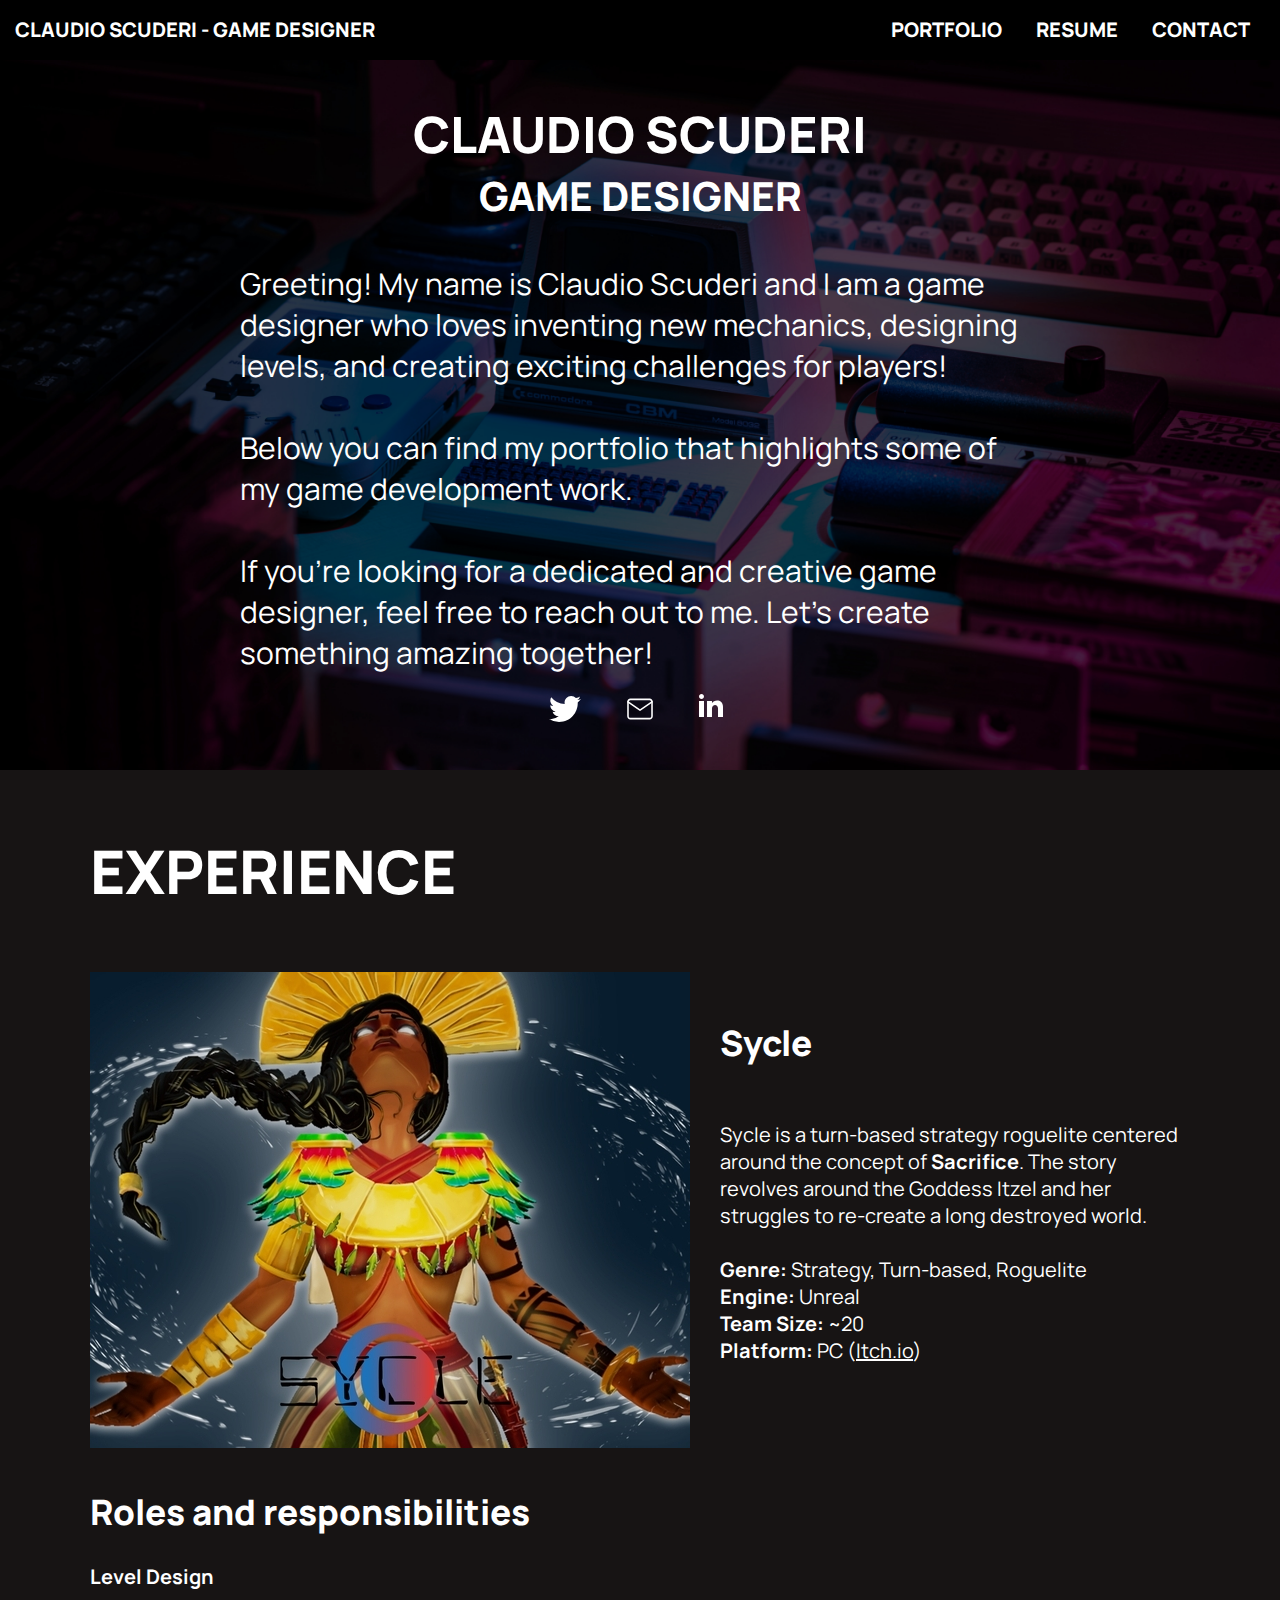
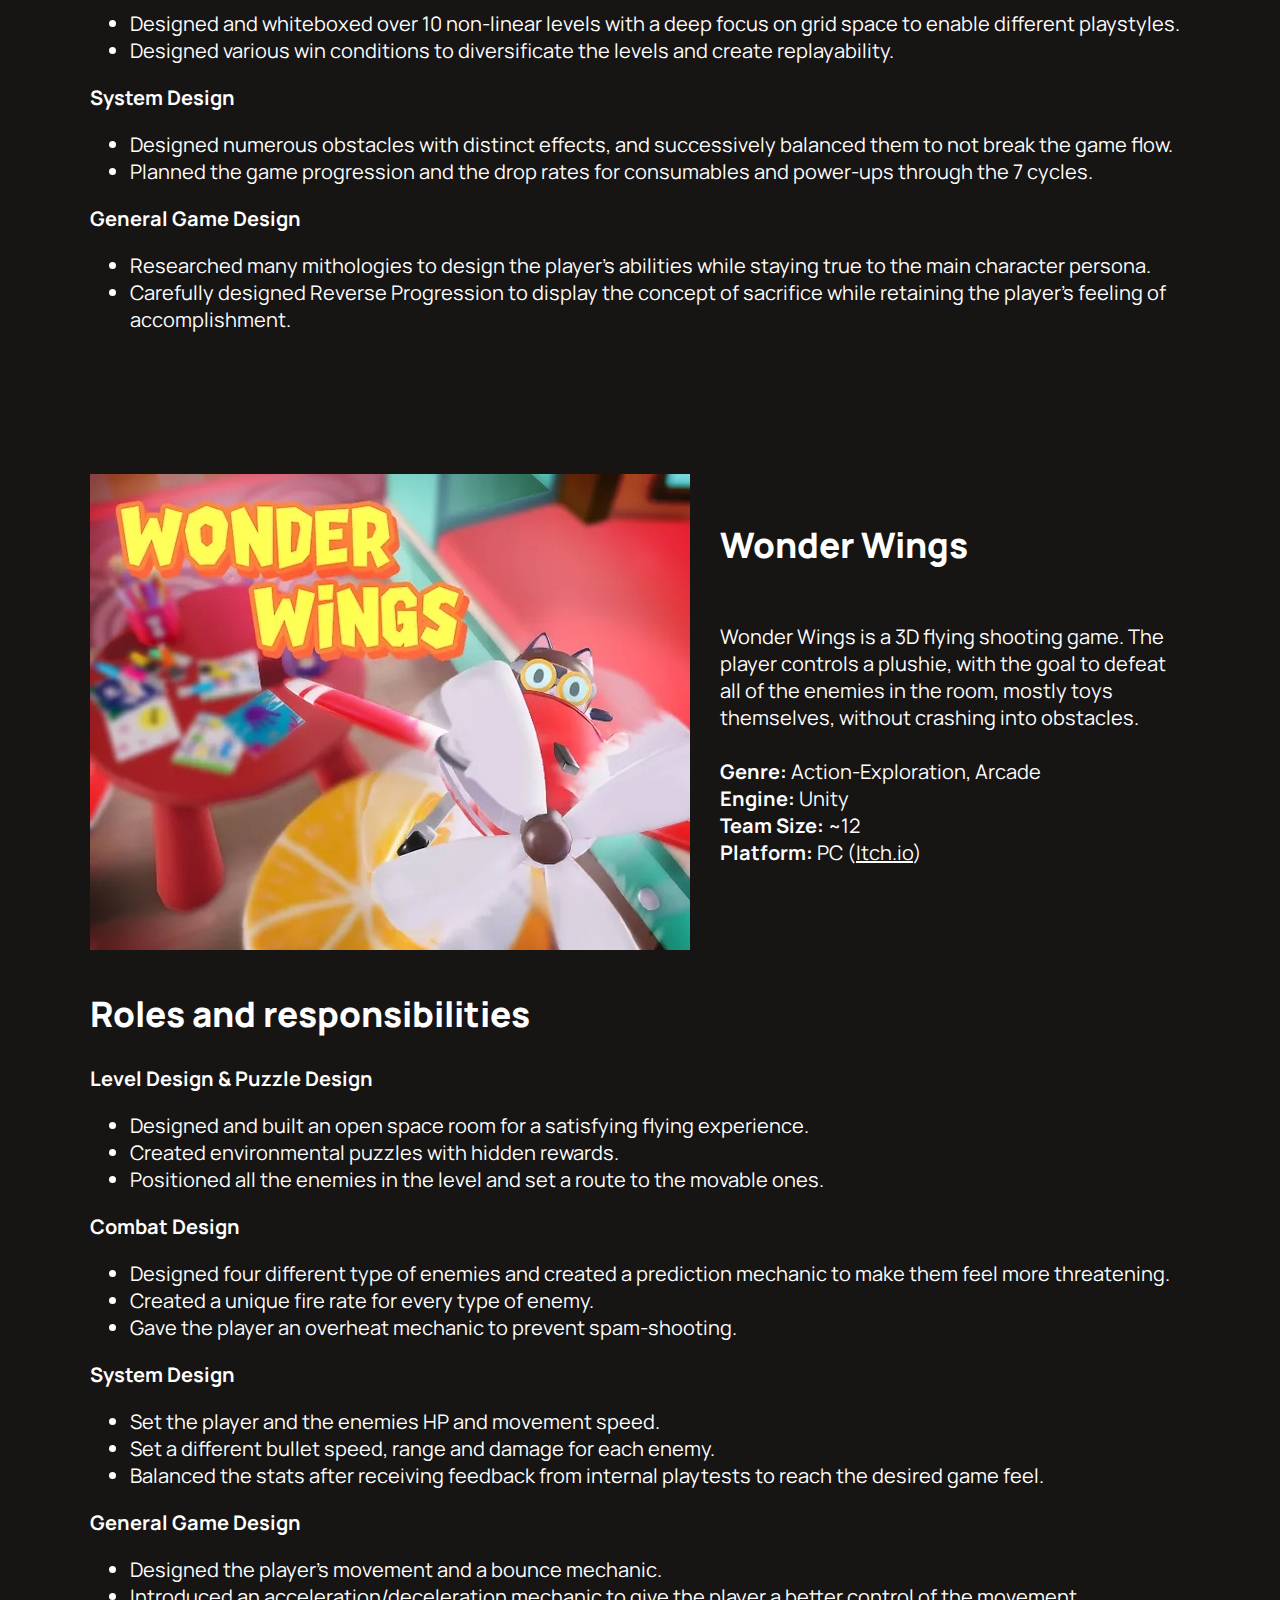
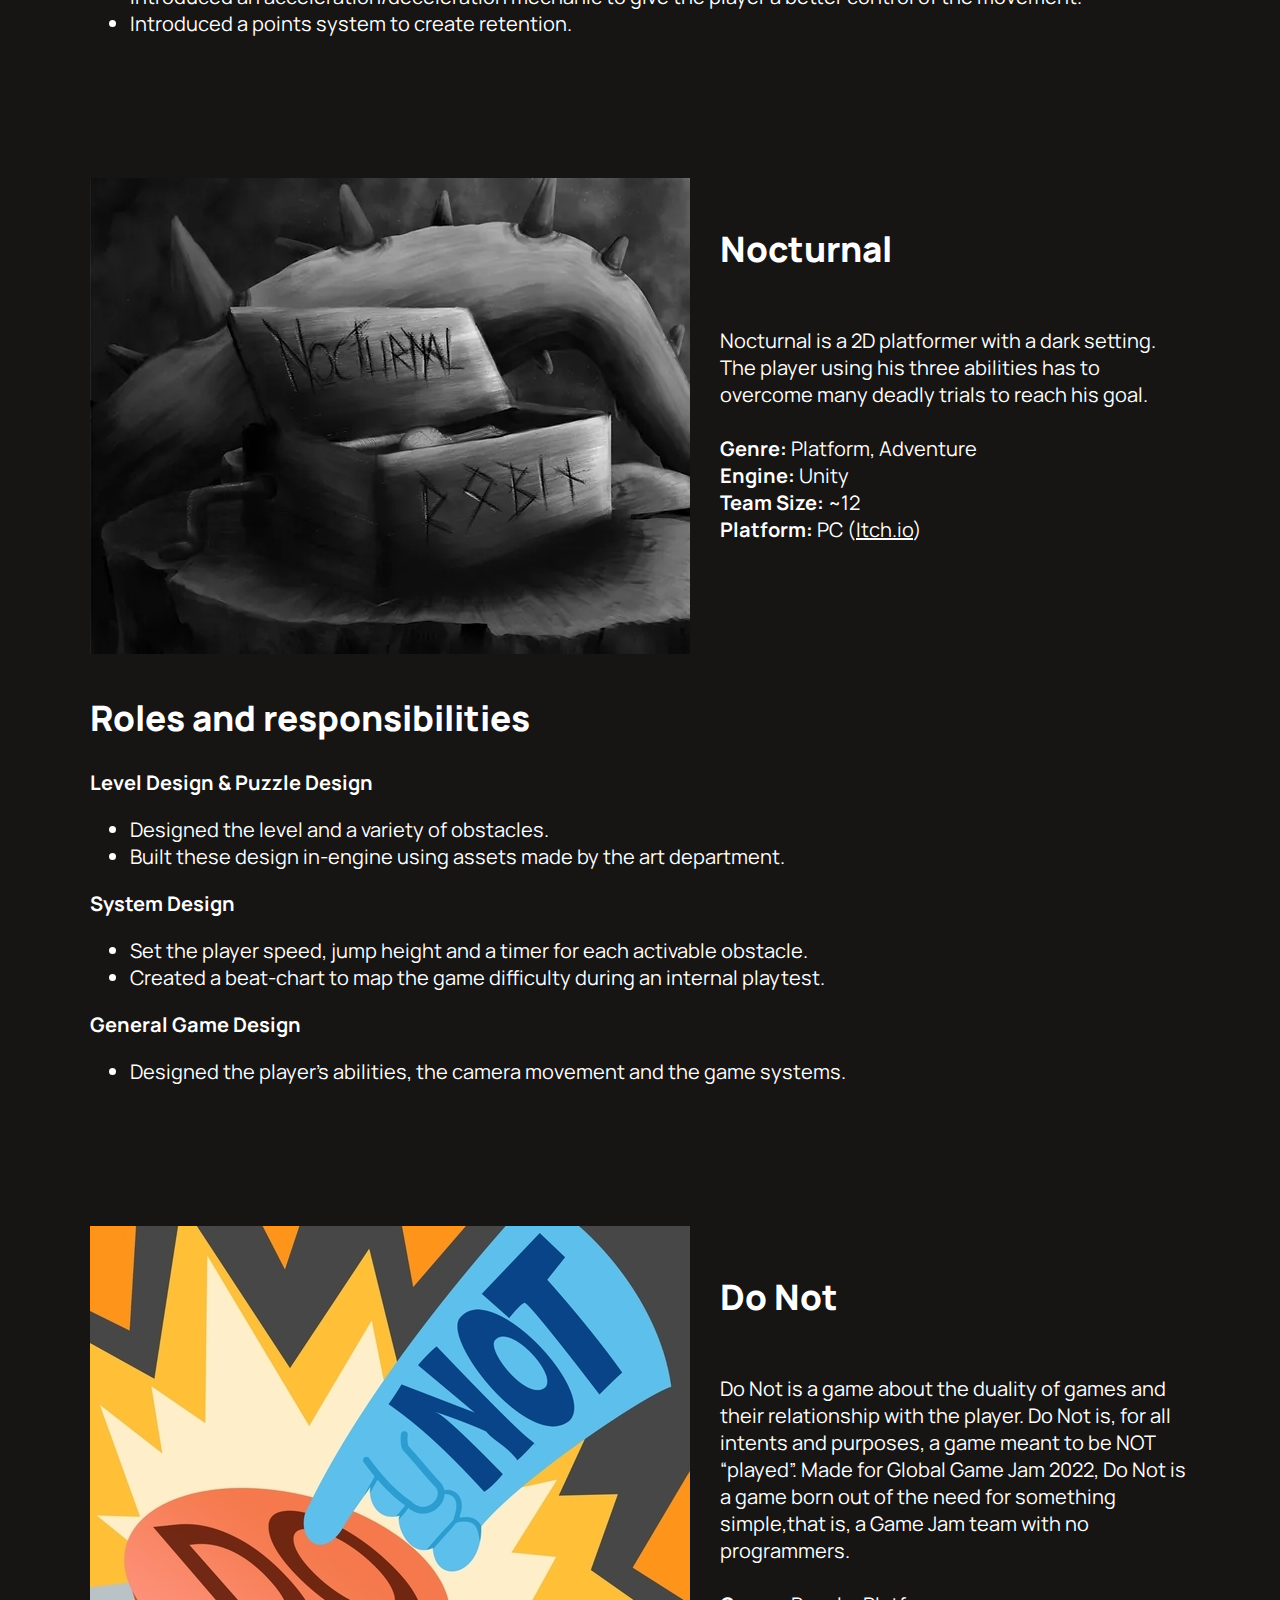
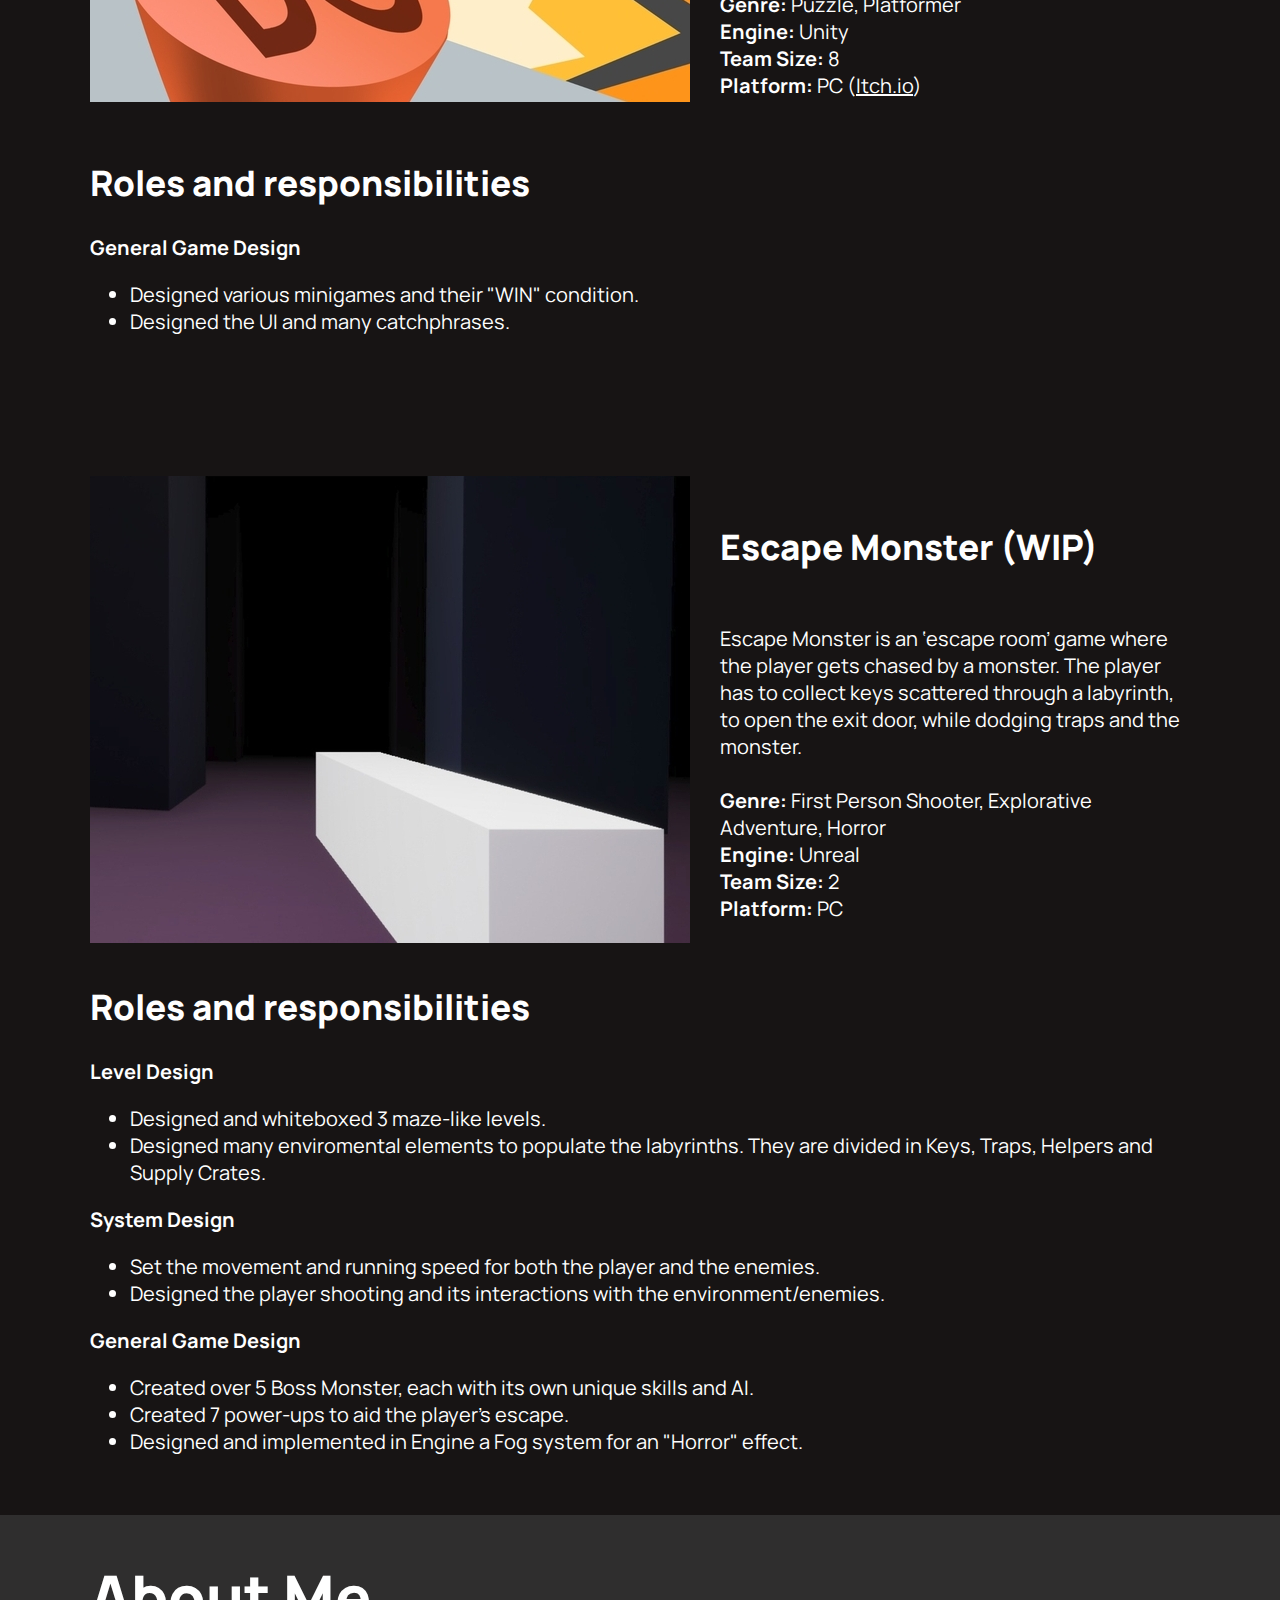
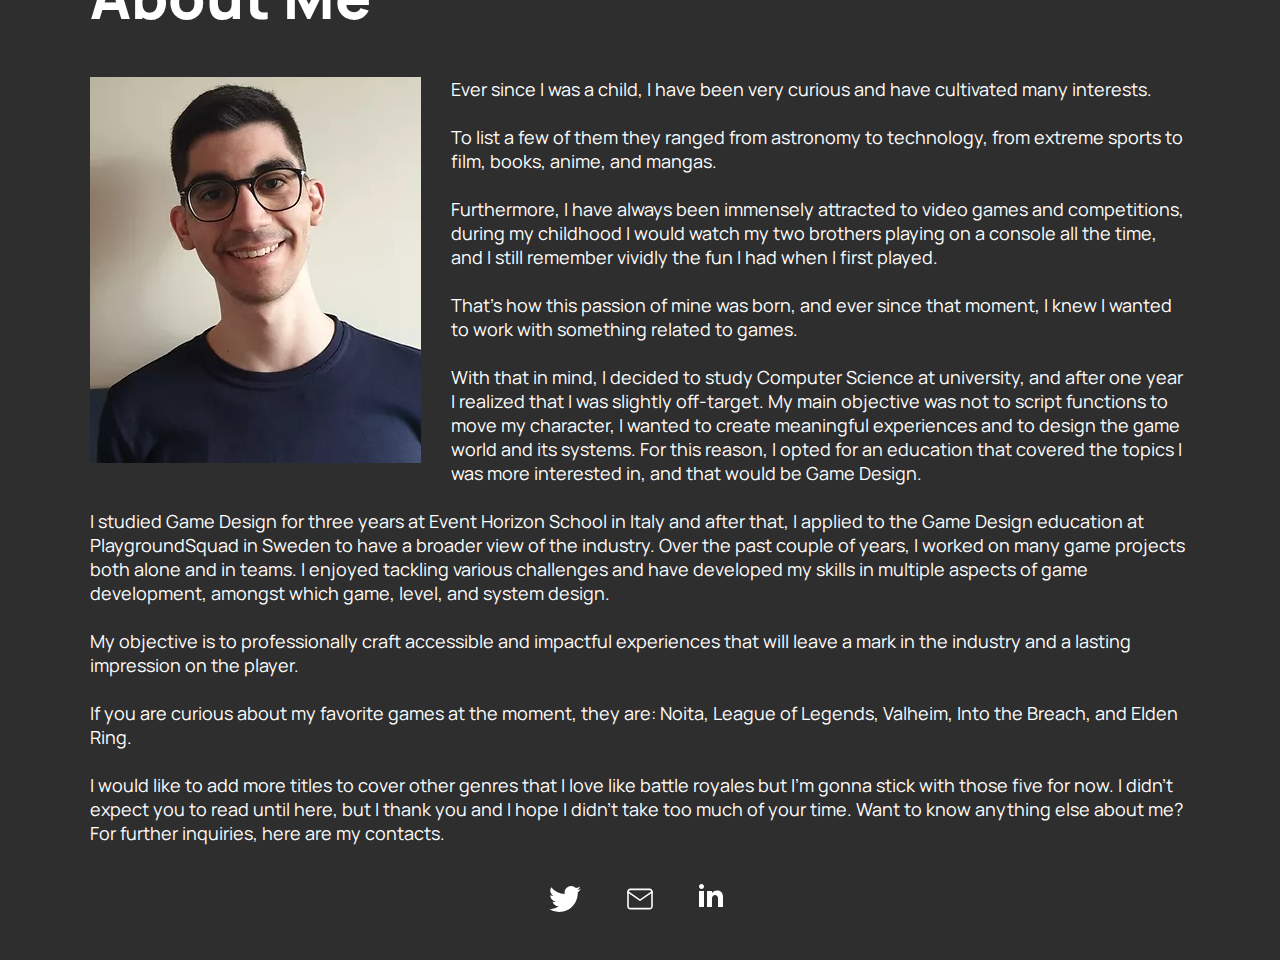
<file: index.html>
<!DOCTYPE html>
<html lang="en">
<head>
    <meta charset="UTF-8">
    <meta http-equiv="X-UA-Compatible" content="IE=edge">
    <meta name="viewport" content="width=device-width, initial-scale=1.0">
    <link rel="icon" href="./favicon.ico" />
    <title>Scuderi Game Designer</title>
    <link rel="preconnect" href="https://fonts.googleapis.com">
    <link rel="preconnect" href="https://fonts.gstatic.com" crossorigin>
    
    <link rel="preconnect" href="https://fonts.googleapis.com">
    <link rel="preconnect" href="https://fonts.gstatic.com" crossorigin>
    <link href="https://fonts.googleapis.com/css2?family=Manrope:wght@200;300;400;500;600;700;800&display=swap" rel="stylesheet">

    <link rel="stylesheet" href="./assets/css/main.css">
</head>
<body>
    <div class="navbar">
        <div class="text">
            <a href=".">CLAUDIO SCUDERI - GAME DESIGNER</a>
        </div>
        <div class="tabs">
            <div class="portfolio-link tab">
                <a href=".">Portfolio</a>
            </div>
            <div class="reduced-portfolio-link tab">
                <a href=".">CS</a>
            </div>
            <div class="resume-link tab">
                <a href="./docs/resume.pdf">Resume</a>
            </div>
            <div class="contact-link tab">
                <a href="./contact">Contact</a>
            </div>
        </div>
    </div>
    <div class="presentation section">
        <div>
            <div class="title">Claudio Scuderi</div>
            <div class="subtitle">Game Designer</div>
            <div class="text">
                <div>
                    Greeting! My name is Claudio Scuderi and I am a game designer who loves inventing new mechanics, designing levels, and creating exciting challenges for players!
                    <br>
                    <br>
                    Below you can find my portfolio that highlights some of my game development work.
                    <br>
                    <br>
                    If you're looking for a dedicated and creative game designer, feel free to reach out to me. Let's create something amazing together!
                </div>
            </div>
            <div class="links">
                <a href="https://twitter.com/GD_Scuderi" class="link">
                    <svg data-bbox="0 2.248 24 19.504" viewBox="0 0 24 24" height="24" width="24" xmlns="http://www.w3.org/2000/svg" data-type="shape">
                        <g>
                            <path d="M24 4.557a9.83 9.83 0 0 1-2.828.775 4.932 4.932 0 0 0 2.165-2.724 9.864 9.864 0 0 1-3.127 1.195 4.916 4.916 0 0 0-3.594-1.555c-3.179 0-5.515 2.966-4.797 6.045A13.978 13.978 0 0 1 1.671 3.149a4.93 4.93 0 0 0 1.523 6.574 4.903 4.903 0 0 1-2.229-.616c-.054 2.281 1.581 4.415 3.949 4.89a4.935 4.935 0 0 1-2.224.084 4.928 4.928 0 0 0 4.6 3.419A9.9 9.9 0 0 1 0 19.54a13.94 13.94 0 0 0 7.548 2.212c9.142 0 14.307-7.721 13.995-14.646A10.025 10.025 0 0 0 24 4.557z"></path>
                        </g>
                    </svg>
                </a>
                <a href="mailto:claudioscuderi.gd@gmail.com" class="link">
                    <svg data-bbox="20 35 159.999 130" viewBox="0 0 200 200" height="200" width="200" xmlns="http://www.w3.org/2000/svg" data-type="shape">
                        <g>
                            <path d="M160.062 165H39.936C28.942 165 20 156.055 20 145.058V54.943C20.001 43.946 28.943 35 39.936 35h120.125c10.994 0 19.938 8.946 19.938 19.943v90.116c0 10.996-8.944 19.941-19.937 19.941zM39.936 44.845c-5.565 0-10.093 4.53-10.093 10.098v90.116c0 5.568 4.528 10.097 10.093 10.097h120.125c5.567 0 10.095-4.529 10.095-10.097V54.943c0-5.568-4.528-10.098-10.095-10.098H39.936z"></path>
                            <path d="M100 112.433a4.914 4.914 0 0 1-2.822-.89L22.1 58.975a4.922 4.922 0 0 1 5.643-8.065L100 101.502l72.257-50.591a4.922 4.922 0 0 1 5.643 8.065l-75.078 52.567a4.914 4.914 0 0 1-2.822.89z"></path>
                        </g>
                    </svg>
                </a>
                <a href="https://www.linkedin.com/in/cs-gd/" class="link">
                    <svg data-bbox="0 1 24 23" viewBox="0 0 32 32" height="32" width="32" xmlns="http://www.w3.org/2000/svg" data-type="shape">
                        <g>
                            <path d="M4.98 3.5C4.98 4.881 3.87 6 2.5 6S.02 4.881.02 3.5C.02 2.12 1.13 1 2.5 1s2.48 1.12 2.48 2.5zM5 8H0v16h5V8zm7.982 0H8.014v16h4.969v-8.399c0-4.67 6.029-5.052 6.029 0V24H24V13.869c0-7.88-8.922-7.593-11.018-3.714V8z"></path>
                        </g>
                    </svg>
                </a>
            </div>
        </div>
    </div>

    <div class="experience section">
        <div>
            <div class="title">Experience</div>
            <div class="text">
                <img src="./assets/img/experience-1.jpg">
                <p>
                    <br>
                    <div class="subsection-title">Sycle</div>
                    <br>
                    <br>
                    Sycle is a turn-based strategy roguelite centered around the concept of <b>Sacrifice</b>. The story revolves around the Goddess Itzel and her struggles to re-create a long destroyed world.
                    <br>
                    <br>
                    <b>Genre:</b> Strategy, Turn-based, Roguelite<br>
                    <b>Engine:</b> Unreal<br>
                    <b>Team Size:</b> ~20<br>
                    <b>Platform:</b> PC (<a href="https://eventhorizonschool.itch.io/sycle">Itch.io</a>)<br>
                </p>
                <div class="conclusion-text">
                    <div class="subsection-title">Roles and responsibilities</div>
                    <br>
                    <b>Level Design​</b>
                    <ul>
                        <li>Designed and whiteboxed over 10 non-linear levels with a deep focus on grid space to enable different playstyles.</li>
                        <li>Designed various win conditions to diversificate the levels and create replayability.</li>
                    </ul>
                    <b>System Design​</b>
                    <ul>
                        <li>Designed numerous obstacles with distinct effects, and successively balanced them to not break the game flow.</li>
                        <li>Planned the game progression and the drop rates for consumables and power-ups through the 7 cycles.</li>
                    </ul>
                    <b>General Game Design​</b>
                    <ul>
                        <li>Researched many mithologies to design the player's abilities while staying true to the main character persona.</li>
                        <li>Carefully designed Reverse Progression to display the concept of sacrifice while retaining the player's feeling of accomplishment.</li>
                    </ul>
                    <br>
                    <br>
                    <br>
                </div>
            </div>
            <div class="text">
                <img src="./assets/img/experience-2.jpg">
                <p>
                    <br>
                    <div class="subsection-title">Wonder Wings</div>
                    <br>
                    <br>
                    Wonder Wings is a 3D flying shooting game.
                    The player controls a plushie, with the goal to defeat all of the enemies in the room, mostly toys themselves, without crashing into obstacles.
                    <br>
                    <br>
                    <b>Genre:</b> Action-Exploration, Arcade<br>
                    <b>Engine:</b> Unity<br>
                    <b>Team Size:</b> ~12<br>
                    <b>Platform:</b> PC (<a href="https://eventhorizonschool.itch.io/wonder-wings">Itch.io</a>)
                </p>
                <div class="conclusion-text">
                    <div class="subsection-title">Roles and responsibilities</div>
                    <br>
                    <b>Level Design & Puzzle Design​</b>
                    <ul>
                        <li>Designed and built an open space room for a satisfying flying experience.</li>
                        <li>Created environmental puzzles with hidden rewards.</li>
                        <li>Positioned all the enemies in the level and set a route to the movable ones.</li>
                    </ul>
                    <b>Combat Design​​</b>
                    <ul>
                        <li>Designed four different type of enemies and created a prediction mechanic to make them feel more threatening.</li>
                        <li>Created a unique fire rate for every type of enemy.</li>
                        <li>Gave the player an overheat mechanic to prevent spam-shooting.</li>
                    </ul>
                    <b>System Design​</b>
                    <ul>
                        <li>Set the player and the enemies HP and movement speed.</li>
                        <li>Set a different bullet speed, range and damage for each enemy.</li>
                        <li>Balanced the stats after receiving feedback from internal playtests to reach the desired game feel.</li>
                    </ul>
                    <b>General Game Design​</b>
                    <ul>
                        <li>Designed the player's movement and a bounce mechanic.</li>
                        <li>Introduced an acceleration/deceleration mechanic to give the player a better control of the movement.</li>
                        <li>Introduced a points system to create retention.</li>
                    </ul>
                    <br>
                    <br>
                    <br>
                </div>
            </div>
            <div class="text">
                <img src="./assets/img/experience-3.jpg">
                <p>
                    <br>
                    <div class="subsection-title">Nocturnal</div>
                    <br>
                    <br>
                    Nocturnal is a 2D platformer with a dark setting.
                    The player using his three abilities has to overcome many deadly trials to reach his goal.
                    <br>
                    <br>
                    <b>Genre:</b> Platform, Adventure<br>
                    <b>Engine:</b> Unity<br>
                    <b>Team Size:</b> ~12<br>
                    <b>Platform:</b> PC (<a href="https://eventhorizonschool.itch.io/nocturnal">Itch.io</a>)<br>
                </p>
                <div class="conclusion-text">
                    <div class="subsection-title">Roles and responsibilities</div>
                    <br>
                    <b>Level Design & Puzzle Design​</b>
                    <ul>
                        <li>Designed the level and a variety of obstacles.</li>
                        <li>Built these design in-engine using assets made by the art department.</li>
                    </ul>
                    <b>System Design​</b>
                    <ul>
                        <li>Set the player speed, jump height and a timer for each activable obstacle.</li>
                        <li>Created a beat-chart to map the game difficulty during an internal playtest.</li>
                    </ul>
                    <b>General Game Design​</b>
                    <ul>
                        <li>Designed the player's abilities, the camera movement and the game systems.</li>
                    </ul>
                    <br>
                    <br>
                    <br>
                </div>
            </div>
            <div class="text">
                <img src="./assets/img/experience-4.jpg">
                <p>
                    <br>
                    <div class="subsection-title">Do Not</div>
                    <br>
                    <br>
                    Do Not is a game about the duality of games and their relationship with the player. Do Not is, for all intents and purposes, a game meant to be NOT “played”. Made for Global Game Jam 2022, Do Not is a game born out of the need for something simple,that is, a Game Jam team with no programmers.
                    <br>
                    <br>
                    <b>Genre:</b> Puzzle, Platformer<br>
                    <b>Engine:</b> Unity<br>
                    <b>Team Size:</b> 8<br>
                    <b>Platform:</b> PC (<a href="https://z3r0n1n.itch.io/do-not">Itch.io</a>)<br>
                </p>
                <div class="conclusion-text">
                    <div class="subsection-title">Roles and responsibilities</div>
                    <br>
                    <b>General Game Design​</b>
                    <ul>
                        <li>Designed various minigames and their "WIN" condition.</li>
                        <li>Designed the UI and many catchphrases.</li>
                    </ul>
                    <br>
                    <br>
                    <br>
                </div>
            </div>
            <div class="text">
                <img src="./assets/img/experience-5.jpg">
                <p>
                    <br>
                    <div class="subsection-title">Escape Monster (WIP)</div>
                    <br>
                    <br>
                    Escape Monster is an ‘escape room’ game where the player gets chased by a monster. The player has to collect keys scattered through a labyrinth, to open the exit door, while dodging traps and the monster. 
                    <br>
                    <br>
                    <b>Genre:</b> First Person Shooter, Explorative Adventure, Horror<br>
                    <b>Engine:</b> Unreal<br>
                    <b>Team Size:</b> 2<br>
                    <b>Platform:</b> PC<br>
                </p>
                <div class="conclusion-text">
                    <div class="subsection-title">Roles and responsibilities</div>
                    <br>
                    <b>Level Design​</b>
                    <ul>
                        <li>Designed and whiteboxed 3 maze-like levels.</li>
                        <li>Designed many enviromental elements to populate the labyrinths. They are divided in Keys, Traps, Helpers and Supply Crates.</li>
                    </ul>
                    <b>System Design​</b>
                    <ul>
                        <li>Set the movement and running speed for both the player and the enemies.</li>
                        <li>Designed the player shooting and its interactions with the environment/enemies.</li>
                    </ul>
                    <b>General Game Design​</b>
                    <ul>
                        <li>Created over 5 Boss Monster, each with its own unique skills and AI.</li>
                        <li>Created 7 power-ups to aid the player's escape.</li>
                        <li>Designed and implemented in Engine a Fog system for an "Horror" effect.</li>
                    </ul>
                </div>
            </div>
        </div>
    </div>

    <div class="about-me section">
        <div>
            <div class="title">About Me</div>
            <div class="text">
                <img src="./assets/img/profile-image.jpg">
                <p>
                    Ever since I was a child, I have been very curious and have cultivated many interests.
                    <br>
                    <br>
                    To list a few of them they ranged from astronomy to technology, from extreme sports to film, books, anime, and mangas.
                    <br>
                    <br>
                    Furthermore, I have always been immensely attracted to video games and competitions, during my childhood I would watch my two brothers playing on a console all the time, and I still remember vividly the fun I had when I first played.
                    <br>
                    <br>
                    That's how this passion of mine was born, and ever since that moment, I knew I wanted to work with something related to games.
                    <br>
                    <br>
                    With that in mind, I decided to study Computer Science at university, and after one year I realized that I was slightly off-target. My main objective was not to script functions to move my character, I wanted to create meaningful experiences and to design the game world and its systems. For this reason, I opted for an education that covered the topics I was more interested in, and that would be Game Design.​
                    <br>
                    <br>
                    I studied Game Design for three years at Event Horizon School in Italy and after that, I applied to the Game Design education at PlaygroundSquad in Sweden to have a broader view of the industry. Over the past couple of years, I worked on many game projects both alone and in teams. I enjoyed tackling various challenges and have developed my skills in multiple aspects of game development, amongst which game, level, and system design.
                    <br>
                    <br>
                    My objective is to professionally craft accessible and impactful experiences that will leave a mark in the industry and a lasting impression on the player.
                    <br>
                    <br>
                    If you are curious about my favorite games at the moment, they are: Noita, League of Legends, Valheim, Into the Breach, and Elden Ring.
                    <br>
                    <br>
                    I would like to add more titles to cover other genres that I love like battle royales but I'm gonna stick with those five for now. 
                    I didn't expect you to read until here, but I thank you and I hope I didn't take too much of your time.
                    Want to know anything else about me? For further inquiries, here are my contacts.
                </p>
            </div>
            <div class="links">
                <a href="https://twitter.com/GD_Scuderi" class="link">
                    <svg data-bbox="0 2.248 24 19.504" viewBox="0 0 24 24" height="24" width="24" xmlns="http://www.w3.org/2000/svg" data-type="shape">
                        <g>
                            <path d="M24 4.557a9.83 9.83 0 0 1-2.828.775 4.932 4.932 0 0 0 2.165-2.724 9.864 9.864 0 0 1-3.127 1.195 4.916 4.916 0 0 0-3.594-1.555c-3.179 0-5.515 2.966-4.797 6.045A13.978 13.978 0 0 1 1.671 3.149a4.93 4.93 0 0 0 1.523 6.574 4.903 4.903 0 0 1-2.229-.616c-.054 2.281 1.581 4.415 3.949 4.89a4.935 4.935 0 0 1-2.224.084 4.928 4.928 0 0 0 4.6 3.419A9.9 9.9 0 0 1 0 19.54a13.94 13.94 0 0 0 7.548 2.212c9.142 0 14.307-7.721 13.995-14.646A10.025 10.025 0 0 0 24 4.557z"></path>
                        </g>
                    </svg>
                </a>
                <a target="_top" href="mailto:claudioscuderi.gd@gmail.com" class="link">
                    <svg data-bbox="20 35 159.999 130" viewBox="0 0 200 200" height="200" width="200" xmlns="http://www.w3.org/2000/svg" data-type="shape">
                        <g>
                            <path d="M160.062 165H39.936C28.942 165 20 156.055 20 145.058V54.943C20.001 43.946 28.943 35 39.936 35h120.125c10.994 0 19.938 8.946 19.938 19.943v90.116c0 10.996-8.944 19.941-19.937 19.941zM39.936 44.845c-5.565 0-10.093 4.53-10.093 10.098v90.116c0 5.568 4.528 10.097 10.093 10.097h120.125c5.567 0 10.095-4.529 10.095-10.097V54.943c0-5.568-4.528-10.098-10.095-10.098H39.936z"></path>
                            <path d="M100 112.433a4.914 4.914 0 0 1-2.822-.89L22.1 58.975a4.922 4.922 0 0 1 5.643-8.065L100 101.502l72.257-50.591a4.922 4.922 0 0 1 5.643 8.065l-75.078 52.567a4.914 4.914 0 0 1-2.822.89z"></path>
                        </g>
                    </svg>
                </a>
                <a href="https://www.linkedin.com/in/cs-gd/" class="link">
                    <svg data-bbox="0 1 24 23" viewBox="0 0 32 32" height="32" width="32" xmlns="http://www.w3.org/2000/svg" data-type="shape">
                        <g>
                            <path d="M4.98 3.5C4.98 4.881 3.87 6 2.5 6S.02 4.881.02 3.5C.02 2.12 1.13 1 2.5 1s2.48 1.12 2.48 2.5zM5 8H0v16h5V8zm7.982 0H8.014v16h4.969v-8.399c0-4.67 6.029-5.052 6.029 0V24H24V13.869c0-7.88-8.922-7.593-11.018-3.714V8z"></path>
                        </g>
                    </svg>
                </a>
            </div>
        </div>
    </div>
</body>
</html>
</file>
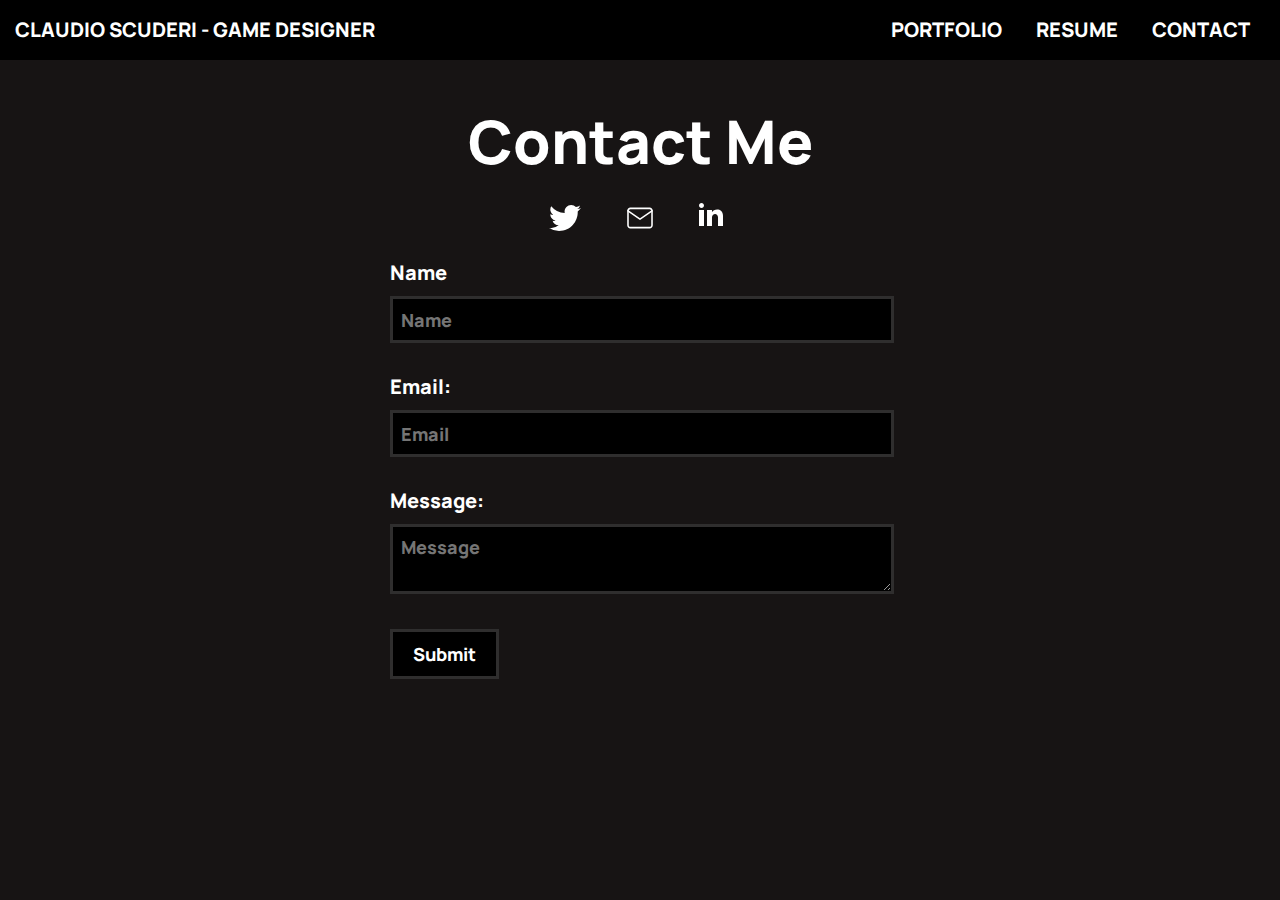
<file: contact.html>
<!DOCTYPE html>
<html lang="en">
<head>
    <meta charset="UTF-8">
    <meta http-equiv="X-UA-Compatible" content="IE=edge">
    <meta name="viewport" content="width=device-width, initial-scale=1.0">
    <title>Contact me - Scuderi Game Designer</title>
    <link rel="preconnect" href="https://fonts.googleapis.com">
    <link rel="preconnect" href="https://fonts.gstatic.com" crossorigin>
    
    <link rel="preconnect" href="https://fonts.googleapis.com">
    <link rel="preconnect" href="https://fonts.gstatic.com" crossorigin>
    <link href="https://fonts.googleapis.com/css2?family=Manrope:wght@200;300;400;500;600;700;800&display=swap" rel="stylesheet">

    <link rel="stylesheet" href="./assets/css/main.css">
</head>
<body>
    <div class="navbar">
        <div class="text">
            <a href=".">CLAUDIO SCUDERI - GAME DESIGNER</a>
        </div>
        <div class="tabs">
            <div class="portfolio-link tab">
                <a href=".">Portfolio</a>
            </div>
            <div class="reduced-portfolio-link tab">
                <a href=".">CS</a>
            </div>
            <div class="resume-link tab">
                <a href="./docs/resume.pdf">Resume</a>
            </div>
            <div class="contact-link tab">
                <a href="./contact">Contact</a>
            </div>
        </div>
    </div>
    <div class="contact-me section">
        <div>
            <div class="title">Contact Me</div>
            <div class="links">
                <a href="https://twitter.com/HaruhiroGD" class="link">
                    <svg data-bbox="0 2.248 24 19.504" viewBox="0 0 24 24" height="24" width="24" xmlns="http://www.w3.org/2000/svg" data-type="shape">
                        <g>
                            <path d="M24 4.557a9.83 9.83 0 0 1-2.828.775 4.932 4.932 0 0 0 2.165-2.724 9.864 9.864 0 0 1-3.127 1.195 4.916 4.916 0 0 0-3.594-1.555c-3.179 0-5.515 2.966-4.797 6.045A13.978 13.978 0 0 1 1.671 3.149a4.93 4.93 0 0 0 1.523 6.574 4.903 4.903 0 0 1-2.229-.616c-.054 2.281 1.581 4.415 3.949 4.89a4.935 4.935 0 0 1-2.224.084 4.928 4.928 0 0 0 4.6 3.419A9.9 9.9 0 0 1 0 19.54a13.94 13.94 0 0 0 7.548 2.212c9.142 0 14.307-7.721 13.995-14.646A10.025 10.025 0 0 0 24 4.557z"></path>
                        </g>
                    </svg>
                </a>
                <a href="mailto:claudioscuderi.gd@gmail.com" class="link">
                    <svg data-bbox="20 35 159.999 130" viewBox="0 0 200 200" height="200" width="200" xmlns="http://www.w3.org/2000/svg" data-type="shape">
                        <g>
                            <path d="M160.062 165H39.936C28.942 165 20 156.055 20 145.058V54.943C20.001 43.946 28.943 35 39.936 35h120.125c10.994 0 19.938 8.946 19.938 19.943v90.116c0 10.996-8.944 19.941-19.937 19.941zM39.936 44.845c-5.565 0-10.093 4.53-10.093 10.098v90.116c0 5.568 4.528 10.097 10.093 10.097h120.125c5.567 0 10.095-4.529 10.095-10.097V54.943c0-5.568-4.528-10.098-10.095-10.098H39.936z"></path>
                            <path d="M100 112.433a4.914 4.914 0 0 1-2.822-.89L22.1 58.975a4.922 4.922 0 0 1 5.643-8.065L100 101.502l72.257-50.591a4.922 4.922 0 0 1 5.643 8.065l-75.078 52.567a4.914 4.914 0 0 1-2.822.89z"></path>
                        </g>
                    </svg>
                </a>
                <a href="https://www.linkedin.com/in/cs-gd/" class="link">
                    <svg data-bbox="0 1 24 23" viewBox="0 0 32 32" height="32" width="32" xmlns="http://www.w3.org/2000/svg" data-type="shape">
                        <g>
                            <path d="M4.98 3.5C4.98 4.881 3.87 6 2.5 6S.02 4.881.02 3.5C.02 2.12 1.13 1 2.5 1s2.48 1.12 2.48 2.5zM5 8H0v16h5V8zm7.982 0H8.014v16h4.969v-8.399c0-4.67 6.029-5.052 6.029 0V24H24V13.869c0-7.88-8.922-7.593-11.018-3.714V8z"></path>
                        </g>
                    </svg>
                </a>
            </div>
        
            <form method="post" id="contact-form" class="form">
                <div class="form-group">
                    <b>Name</b>
                    <input type="text" class="input form-control" id="form-name" placeholder="Name">
                </div>
                <div class="form-group">
                    <b>Email:</b>
                    <input type="text" class="input form-control" id="form-email" placeholder="Email">
                </div>
                <div class="form-group">
                    <b>Message:</b>
                    <textarea type="text" class="input form-control" id="form-message" placeholder="Message"></textarea>
                </div>
                <button type="submit" class="btn">
                    Submit
                </button>
            </form>
        
            <div id="feedback"></div>
        </div>
    </div>
    <script src="https://ajax.googleapis.com/ajax/libs/jquery/3.6.0/jquery.min.js"></script>
    <script src="./assets/js/contact.js"></script>
</body>
</html>
</file>
<file: assets/css/main.css>
body {
    margin: 0;
    font-family: 'Manrope', sans-serif;
    color: white;
    fill: white;
    background-color: #171414;
}

.none {
    display: none;
}

.navbar {
    position: fixed;
    display: inline-block;
    width: 100%;
    height: 60px;
    background-color: black;

    font-size: 20px;
    font-weight: 900;
    line-height: 60px;
    text-transform: uppercase;

    z-index: 999;
}

.navbar > div {
    position: absolute;
    display: inline-block;
    margin: 0 15px;
}

.navbar > .tabs {
    right: 0;
}

.navbar a {
    color: white;
    text-decoration: none;
}

.navbar > .tabs > .tab {
    display: inline-block;
    margin: 0 15px;
}

.navbar > .tabs > .reduced-portfolio-link {
    display: none;
}

.section {
    position: relative;
    padding: 0 20px;
}

.section a {
    color: white;
}

.section > div {
    padding: 40px 0;

    width: 1100px;
    max-width: 100%;
    position: relative;
    left: 50%;
    transform: translateX(-50%);
}

.section .text {
    font-size: 30px;
    margin-top: 40px;
}

.section .text .subsection-title {
    font-size: 35px;
    font-weight: 900;
}

.section .text .conclusion-text {
    padding-top: 40px;
    clear: both;
}

.section .title {
    text-align: center;
    font-size: 50px;
    font-weight: 900;
}

.section .subtitle {
    text-align: center;
    font-size: 40px;
    font-weight: 900;
}

.section .links {
    position: relative;
    left: 50%;
    transform: translateX(-50%);
    width: max-content;
}

.section .links > .link {
    display: inline-block;
    margin: 20px;
    margin-bottom: 0;
    transition: fill .2s linear;
}

.section .links > .link:visited {
    fill: white;
}

.section .links > .link:hover {
    fill: #A5C8DE;
}

.section .links svg {
    height: 32px;
    width: auto;
}

.presentation {
    padding-top: 60px;
    background: url(../img/retro-game.jpg) no-repeat;
    background-size: cover;
    background-position: center center;
}

.presentation > div {
    width: 800px;
}

.presentation .title, .presentation .subtitle {
    text-transform: uppercase;
}

.about-me {
    background-color: #2f2e2e;
}

.about-me .title {
    font-size: 60px;
    text-align: left;
}

.about-me .text {
    font-size: 18px;
}

.about-me .text > img {
    float: left;
    padding-right: 30px;
}

.experience .title {
    font-size: 60px;
    text-transform: uppercase;
    text-align: left;
    margin-top: 20px;
    margin-bottom: 60px;
}

.experience .text {
    font-size: 20px;
}

.experience .text > img {
    float: left;
    padding-right: 30px;
}

.contact-me {
    padding-top: 60px;
}

.contact-me > div {
    width: 500px;
}

.contact-me .title {
    font-size: 60px;
}

.contact-me .form .form-group {
    margin: 20px 0;
}

.contact-me .form .btn {
    margin-bottom: 40px;
}

.contact-me .form b {
    font-weight: 900;
    font-size: 20px;
}

.contact-me .form .input {
    width: calc(100% - 16px - 2px);
    max-width: calc(100% - 16px - 2px);
    min-width: calc(100% - 16px - 2px);
    min-height: 25px;
    margin: 10px 0;
    background-color: black;
    border: 3px solid #2f2e2e;
    color: white;
    font-weight: 900;
    font-family: 'Manrope', sans-serif;
}

.contact-me .form .input:focus-visible {
    outline: none;
    border: 3px solid white;
}

.contact-me .form .input[type=text] {
    padding: 8px;
    font-size: 18px;
}
.contact-me .form .btn {
    padding: 10px 20px;
    border: 3px solid #2f2e2e;
    outline: none;
    background-color: black;
    color: white;
    font-weight: 900;
    font-size: 18px;
    font-family: 'Manrope', sans-serif;
}

.contact-me .form .btn:active {
    border-color: white;
}

#feedback {
    text-align: center;
    font-weight: 900;
    font-family: 'Manrope', sans-serif;
}

#feedback.confirmed {
    display: inline-block;
    width: calc(100% - 6px);
    background-color: black;
    padding: 50px 0;
    border: 3px solid #2f2e2e;
    margin: 40px 0;
}

@media screen and (max-width: 1000px) {
    .section .text > img {
        float: none;
        display: block;
        position: relative;
        left: 50%;
        transform: translateX(-50%);
        max-width: 100%;
        padding-right: 0;
    }
}

@media screen and (max-width: 800px) {
    .navbar > .tabs {
        position: relative;
        left: 50%;
        transform: translateX(-50%);
        margin: 0;
    }

    .navbar .text {
        display: none;
        margin: 0;
    }

    .navbar > .tabs > .portfolio-link {
        display: none;
    }

    .navbar > .tabs > .reduced-portfolio-link {
        display: inline-block;
    }
}
</file>
